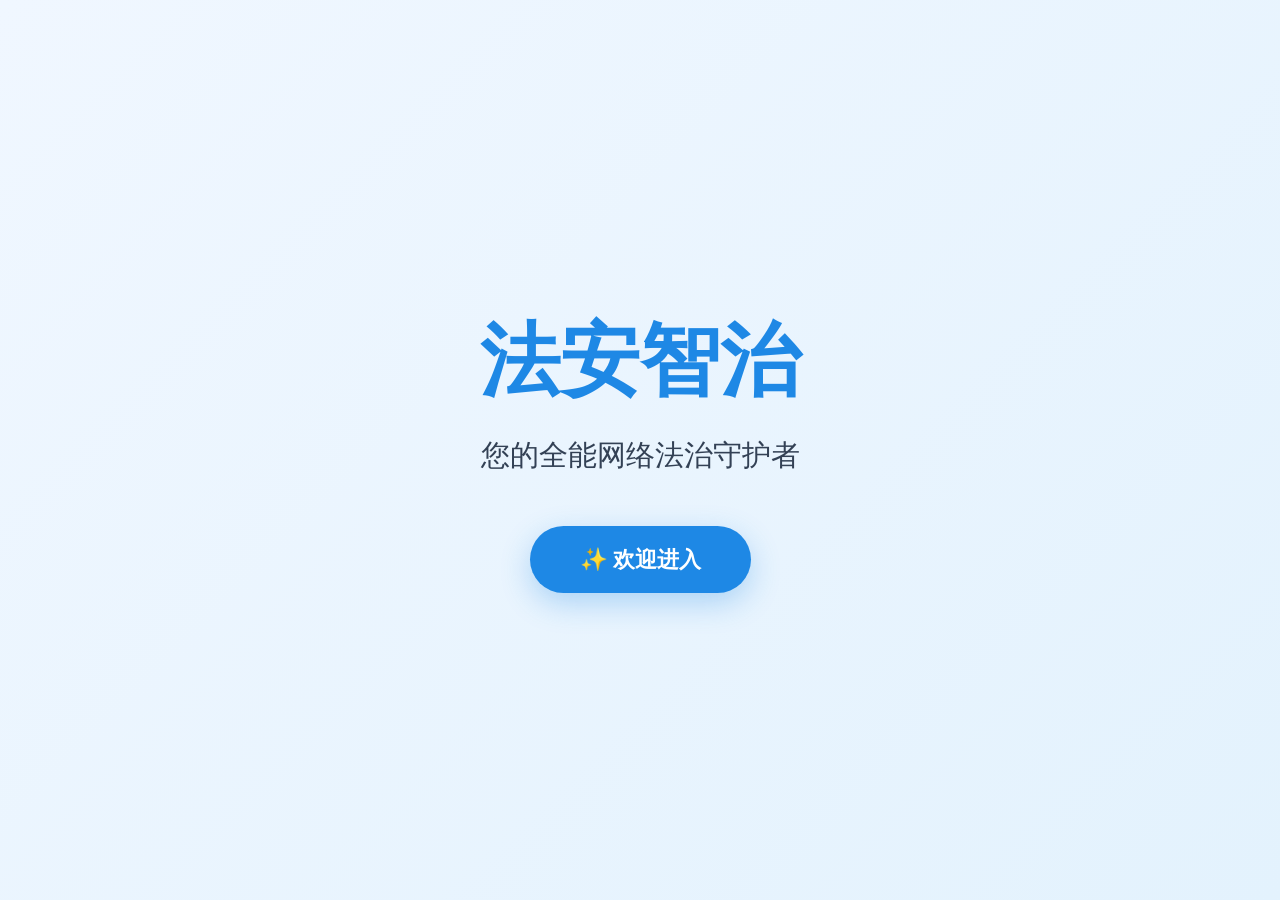
<file: index.html>
<!DOCTYPE html>
<html lang="zh-CN">
<head>
    <meta charset="UTF-8">
    <meta name="viewport" content="width=device-width, initial-scale=1.0">
    <title>法安智治 · 欢迎</title>
    <link href="https://fonts.googleapis.com/css2?family=Inter:wght@300;400;500;600;700;800&display=swap" rel="stylesheet">
    <link rel="stylesheet" href="https://cdnjs.cloudflare.com/ajax/libs/font-awesome/6.4.0/css/all.min.css">
    <style>
        *{margin:0;padding:0;box-sizing:border-box;}
        body{font-family:'Inter',sans-serif;overflow:hidden;height:100vh;display:flex;align-items:center;justify-content:center;
            background:linear-gradient(135deg,#f0f7ff,#e3f2fd);}
        .welcome-container{text-align:center;color:#1e293b;animation:fadeInUp 1.2s ease-out;}
        @keyframes fadeInUp{from{opacity:0;transform:translateY(30px);}to{opacity:1;transform:translateY(0);}}
        .welcome-logo{font-size:5rem;font-weight:800;color:#1e88e5;margin-bottom:20px;}
        .welcome-sub{font-size:1.8rem;font-weight:300;margin-bottom:50px;color:#334155;}
        .btn-enter{display:inline-block;padding:18px 50px;border-radius:80px;background:#1e88e5;color:white;font-size:1.4rem;font-weight:700;text-decoration:none;box-shadow:0 10px 30px rgba(30,136,229,0.3);transition:all 0.3s;cursor:pointer;animation:pulse 2s infinite;}
        .btn-enter:hover{transform:scale(1.08);box-shadow:0 15px 40px rgba(30,136,229,0.5);}
        @keyframes pulse{0%{box-shadow:0 0 0 0 rgba(30,136,229,0.4);}70%{box-shadow:0 0 0 20px rgba(30,136,229,0);}100%{box-shadow:0 0 0 0 rgba(30,136,229,0);}}
    </style>
</head>
<body>
    <div class="welcome-container">
        <div class="welcome-logo">法安智治</div>
        <div class="welcome-sub">您的全能网络法治守护者</div>
        <a href="home.html" class="btn-enter">✨ 欢迎进入</a >
    </div>
</body>
</html>
</file>
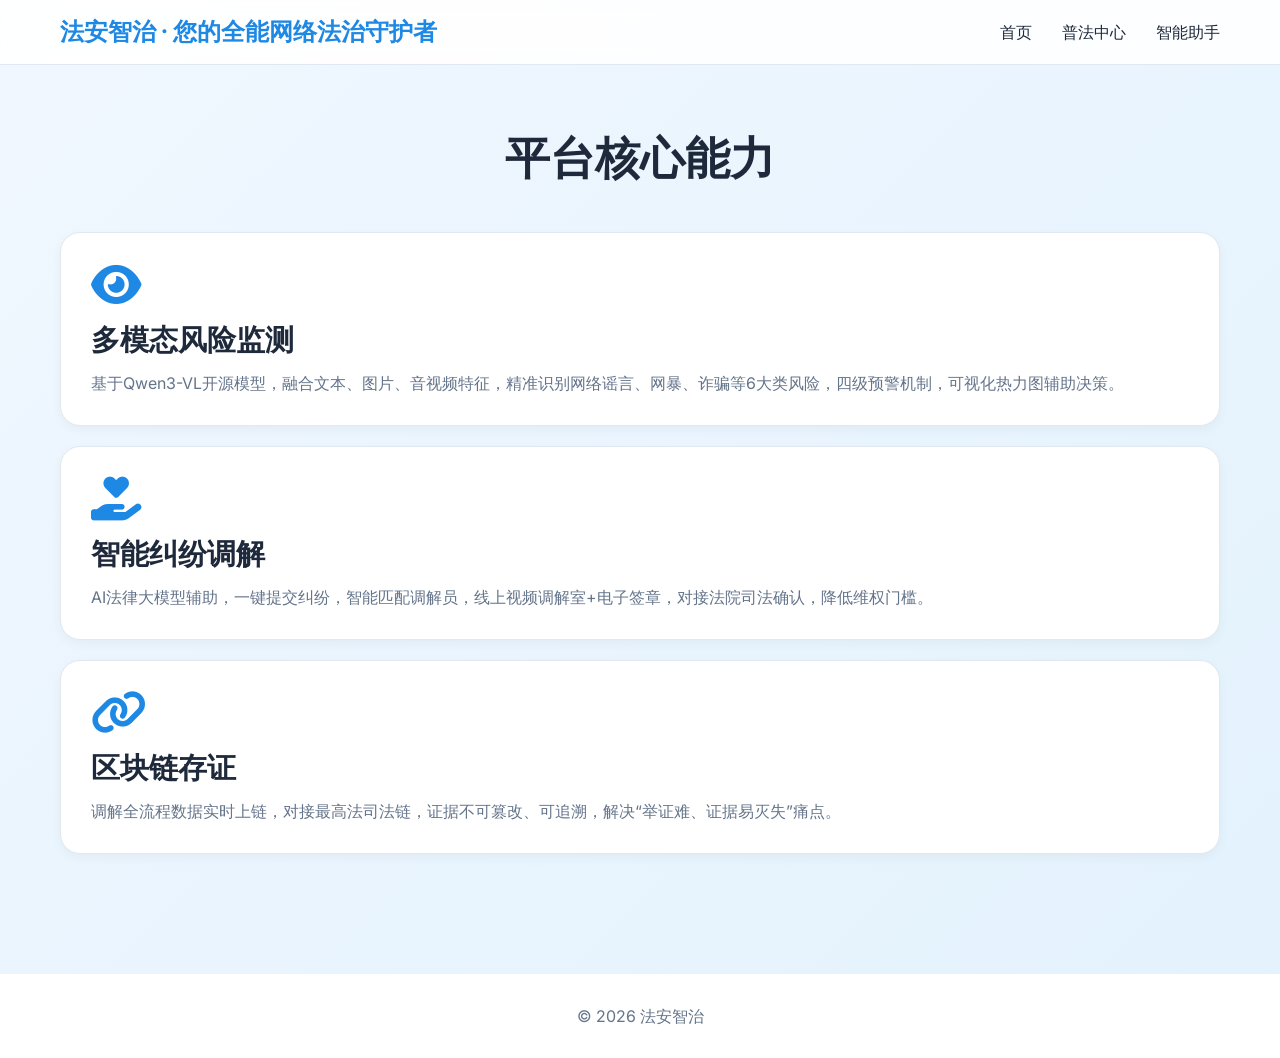
<file: features.html>
<!DOCTYPE html>
<html lang="zh-CN">
<head>
    <meta charset="UTF-8">
    <meta name="viewport" content="width=device-width, initial-scale=1.0">
    <title>核心功能 · 法安智治</title>
    <link href="https://fonts.googleapis.com/css2?family=Inter:wght@300;400;500;600;700;800&display=swap" rel="stylesheet">
    <link rel="stylesheet" href="https://cdnjs.cloudflare.com/ajax/libs/font-awesome/6.4.0/css/all.min.css">
    <link rel="stylesheet" href="style.css">
</head>
<body>
<nav class="navbar"><div class="container">
    <a href=" " class="logo">法安智治 · 您的全能网络法治守护者</a >
    <ul class="nav-links" id="navLinks">
        <li><a href="home.html">首页</a ></li>
        <li><a href="law-center.html">普法中心</a ></li>
        <li><a href="chat.html">智能助手</a ></li>
    </ul>
    <button class="menu-toggle" id="menuToggle"><i class="fas fa-bars"></i></button>
</div></nav><main class="section">
    <div class="container">
        <h2 style="font-size:2.8rem; text-align:center; margin-bottom:40px;">平台核心能力</h2>
        <div class="feature-stack">
            <div class="card">
                <i class="fas fa-eye" style="font-size:2.8rem; color:var(--primary-blue);"></i>
                <h3 style="font-size:1.8rem; margin:10px 0;">多模态风险监测</h3>
                <p style="color:var(--text-muted);">基于Qwen3-VL开源模型，融合文本、图片、音视频特征，精准识别网络谣言、网暴、诈骗等6大类风险，四级预警机制，可视化热力图辅助决策。</p >
            </div>
            <div class="card">
                <i class="fas fa-hand-holding-heart" style="font-size:2.8rem; color:var(--primary-blue);"></i>
                <h3 style="font-size:1.8rem; margin:10px 0;">智能纠纷调解</h3>
                <p style="color:var(--text-muted);">AI法律大模型辅助，一键提交纠纷，智能匹配调解员，线上视频调解室+电子签章，对接法院司法确认，降低维权门槛。</p >
            </div>
            <div class="card">
                <i class="fas fa-link" style="font-size:2.8rem; color:var(--primary-blue);"></i>
                <h3 style="font-size:1.8rem; margin:10px 0;">区块链存证</h3>
                <p style="color:var(--text-muted);">调解全流程数据实时上链，对接最高法司法链，证据不可篡改、可追溯，解决“举证难、证据易灭失”痛点。</p >
            </div>
        </div>
    </div>
</main>
<footer class="footer"><div class="container">© 2026 法安智治</div></footer>
<script src="script.js"></script>
</body>
</html>
</file>
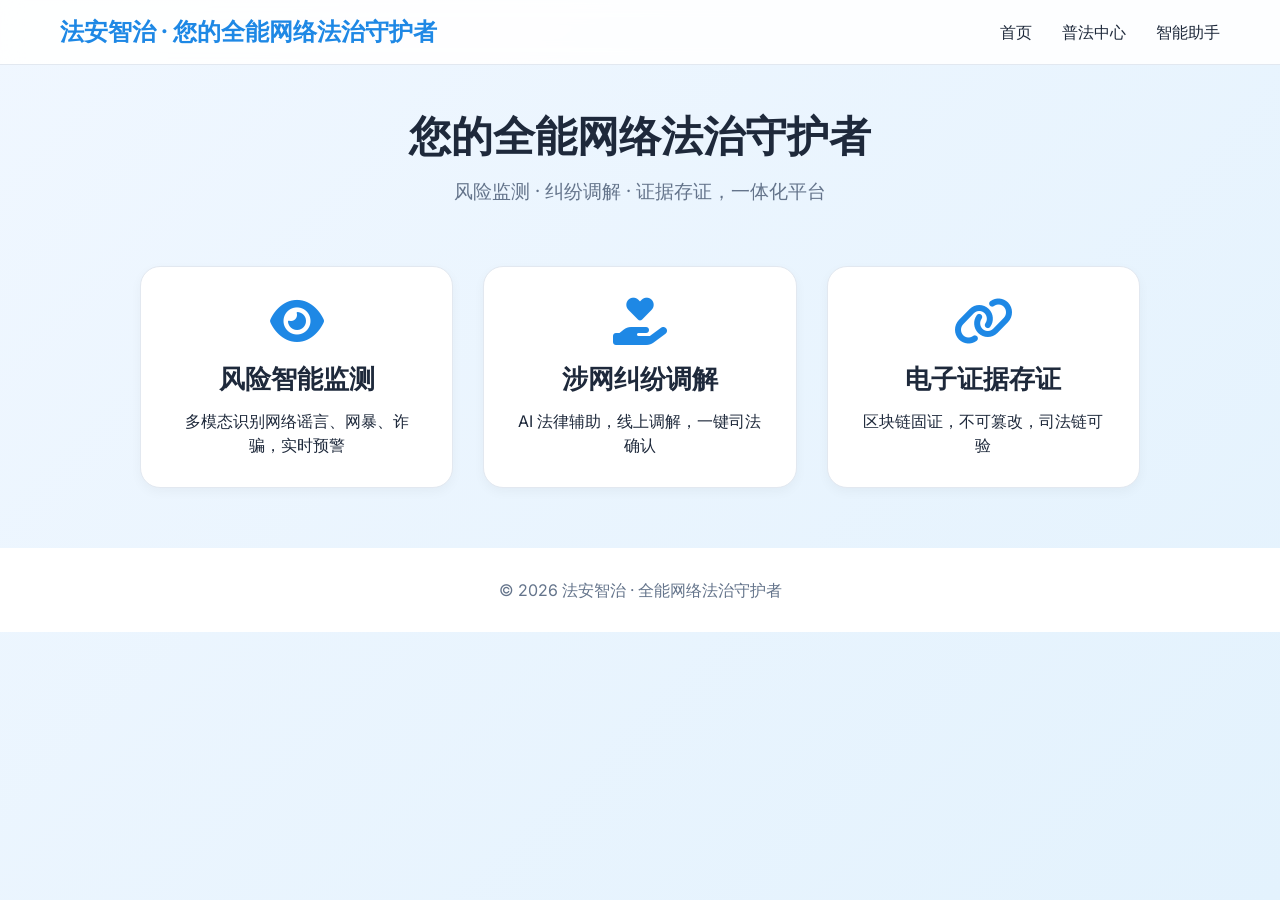
<file: home.html>
<!DOCTYPE html>
<html lang="zh-CN">
<head>
    <meta charset="UTF-8">
    <meta name="viewport" content="width=device-width, initial-scale=1.0">
    <title>法安智治 · 首页</title>
    <link href="https://fonts.googleapis.com/css2?family=Inter:wght@300;400;500;600;700;800&display=swap" rel="stylesheet">
    <link rel="stylesheet" href="https://cdnjs.cloudflare.com/ajax/libs/font-awesome/6.4.0/css/all.min.css">
    <link rel="stylesheet" href="style.css">
    <style>
        .home-hero { text-align: center; padding: 40px 0 20px; }
        .home-hero h1 { font-size: 2.6rem; color: var(--text-dark); }
        .home-hero p { color: var(--text-muted); font-size: 1.2rem; margin-top: 10px; }
        .card-grid { display: flex; flex-wrap: wrap; gap: 30px; justify-content: center; margin: 40px auto; max-width: 1000px; }
        .func-card { flex: 1; min-width: 260px; text-align: center; }
        .func-card i { font-size: 3rem; color: var(--primary-blue); margin-bottom: 15px; }
        .func-card h3 { font-size: 1.6rem; margin-bottom: 10px; }
    </style>
</head>
<body>
<nav class="navbar"><div class="container">
    <a href=" " class="logo">法安智治 · 您的全能网络法治守护者</a >
    <ul class="nav-links" id="navLinks">
        <li><a href="home.html">首页</a ></li>
        <li><a href="law-center.html">普法中心</a ></li>
        <li><a href="chat.html">智能助手</a ></li>
    </ul>
    <button class="menu-toggle" id="menuToggle"><i class="fas fa-bars"></i></button>
</div></nav><main>
    <div class="home-hero">
        <h1>您的全能网络法治守护者</h1>
        <p>风险监测 · 纠纷调解 · 证据存证，一体化平台</p >
    </div>
    <div class="card-grid">
        <div class="card func-card">
            <i class="fas fa-eye"></i>
            <h3>风险智能监测</h3>
            <p>多模态识别网络谣言、网暴、诈骗，实时预警</p >
        </div>
        <div class="card func-card">
            <i class="fas fa-hand-holding-heart"></i>
            <h3>涉网纠纷调解</h3>
            <p>AI 法律辅助，线上调解，一键司法确认</p >
        </div>
        <div class="card func-card">
            <i class="fas fa-link"></i>
            <h3>电子证据存证</h3>
            <p>区块链固证，不可篡改，司法链可验</p >
        </div>
    </div>
</main>
<footer class="footer"><div class="container">© 2026 法安智治 · 全能网络法治守护者</div></footer>
<script src="script.js"></script>
</body>
</html>
</file>
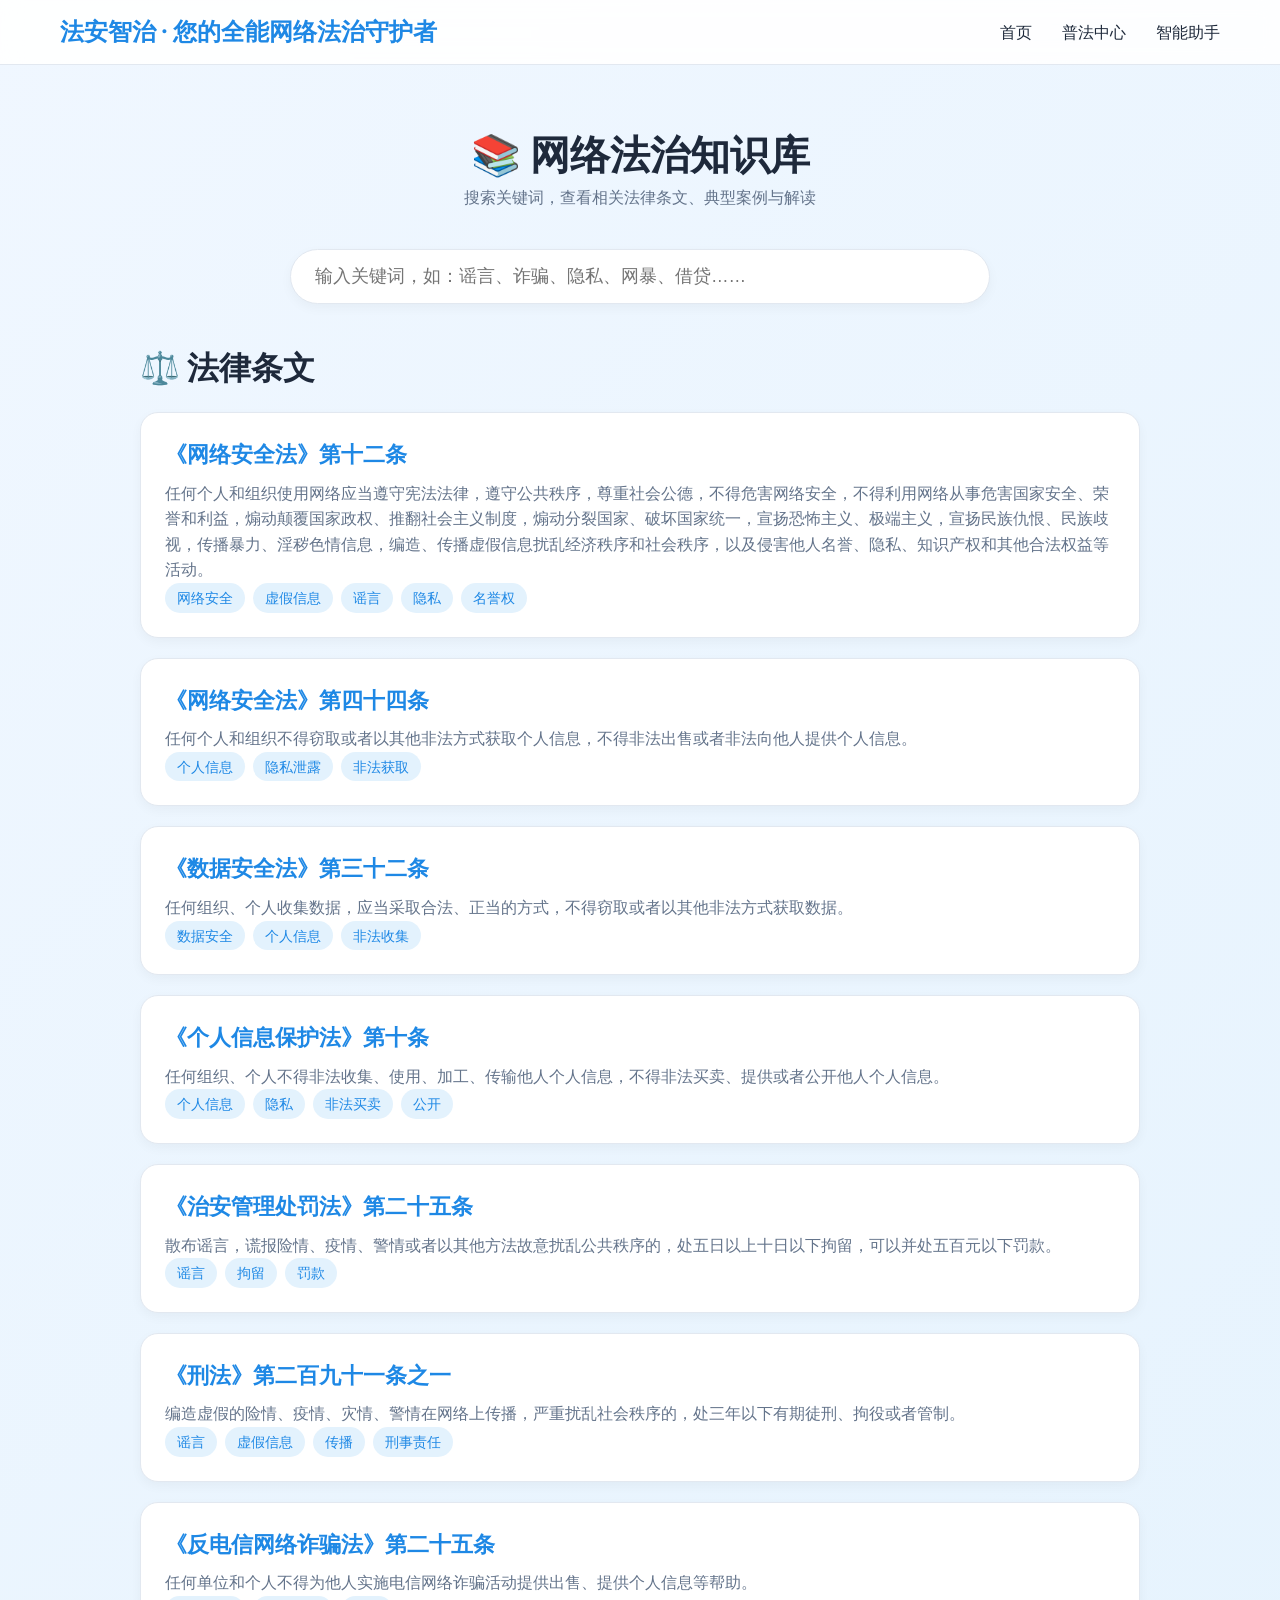
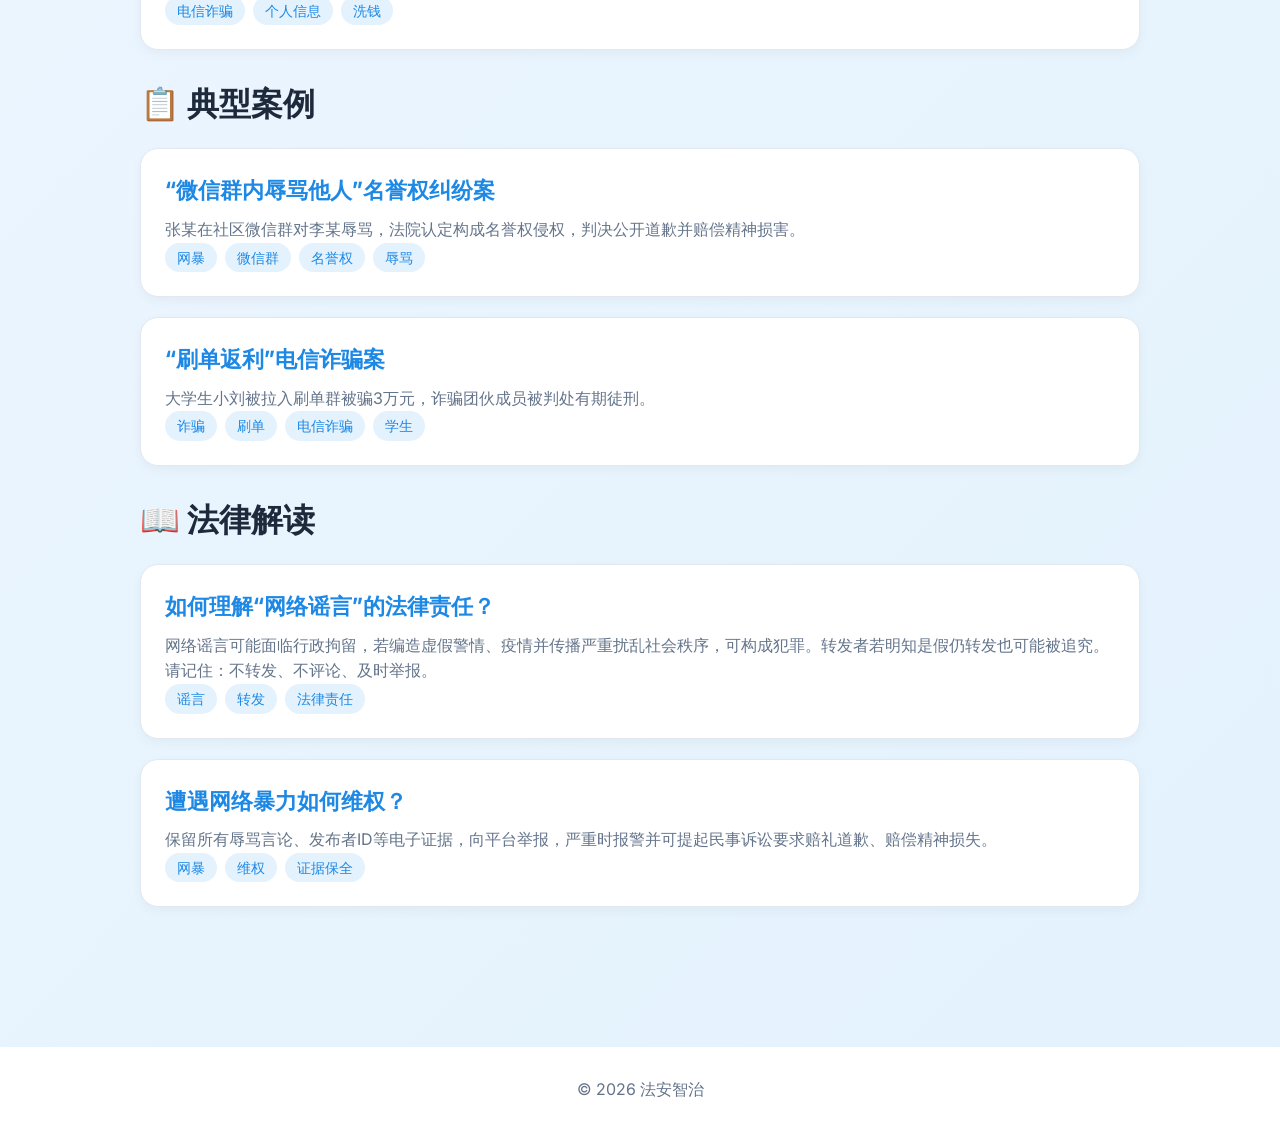
<file: law-center.html>
<!DOCTYPE html>
<html lang="zh-CN">
<head>
    <meta charset="UTF-8">
    <meta name="viewport" content="width=device-width, initial-scale=1.0">
    <title>普法中心 · 法安智治</title>
    <link href="https://fonts.googleapis.com/css2?family=Inter:wght@300;400;500;600;700;800&display=swap" rel="stylesheet">
    <link rel="stylesheet" href="https://cdnjs.cloudflare.com/ajax/libs/font-awesome/6.4.0/css/all.min.css">
    <link rel="stylesheet" href="style.css">
    <style>
        .search-box { max-width: 700px; margin: 40px auto; text-align: center; }
        .search-box input { width: 100%; padding: 16px 24px; border-radius: 60px; border: 1px solid var(--border-light); background: white; font-size: 1.1rem; outline: none; box-shadow: var(--shadow-sm); }
        .search-box input:focus { border-color: var(--primary-blue); box-shadow: 0 0 0 3px rgba(30,136,229,0.1); }
        .result-section { max-width: 1000px; margin: 0 auto; }
        .result-section h2 { font-size: 2rem; margin: 30px 0 20px; color: var(--text-dark); }
        .law-item, .case-item, .interpret-item { background: white; border-radius: 18px; padding: 24px; margin-bottom: 20px; box-shadow: var(--shadow-sm); border: 1px solid var(--border-light); }
        .law-item h3, .case-item h3, .interpret-item h3 { font-size: 1.4rem; color: var(--primary-blue); margin-bottom: 10px; }
        .law-item p, .case-item p, .interpret-item p { color: var(--text-muted); line-height: 1.6; }
        .tag { display: inline-block; background: var(--primary-light); color: var(--primary-blue); padding: 4px 12px; border-radius: 20px; font-size: 0.9rem; margin-right: 8px; }
    </style>
</head>
<body>
<nav class="navbar"><div class="container">
    <a href=" " class="logo">法安智治 · 您的全能网络法治守护者</a >
    <ul class="nav-links" id="navLinks">
        <li><a href="home.html">首页</a ></li>
        <li><a href="law-center.html">普法中心</a ></li>
        <li><a href="chat.html">智能助手</a ></li>
    </ul>
    <button class="menu-toggle" id="menuToggle"><i class="fas fa-bars"></i></button>
</div></nav><main class="section">
    <div class="container">
        <h1 style="text-align:center; font-size:2.5rem; color:var(--text-dark);">📚 网络法治知识库</h1>
        <p style="text-align:center; color:var(--text-muted); margin-bottom:10px;">搜索关键词，查看相关法律条文、典型案例与解读</p >
        <div class="search-box">
            <input type="text" id="searchInput" placeholder="输入关键词，如：谣言、诈骗、隐私、网暴、借贷……">
        </div>
        <div id="resultsContainer" class="result-section"></div>
    </div>
</main>
<footer class="footer"><div class="container">© 2026 法安智治</div></footer>
<script src="script.js"></script>
<script>// ========== 法律条文库 ==========
const lawArticles = [
    { id:1, title:'《网络安全法》第十二条', content:'任何个人和组织使用网络应当遵守宪法法律，遵守公共秩序，尊重社会公德，不得危害网络安全，不得利用网络从事危害国家安全、荣誉和利益，煽动颠覆国家政权、推翻社会主义制度，煽动分裂国家、破坏国家统一，宣扬恐怖主义、极端主义，宣扬民族仇恨、民族歧视，传播暴力、淫秽色情信息，编造、传播虚假信息扰乱经济秩序和社会秩序，以及侵害他人名誉、隐私、知识产权和其他合法权益等活动。', tags:['网络安全','虚假信息','谣言','隐私','名誉权'] },
    { id:2, title:'《网络安全法》第四十四条', content:'任何个人和组织不得窃取或者以其他非法方式获取个人信息，不得非法出售或者非法向他人提供个人信息。', tags:['个人信息','隐私泄露','非法获取'] },
    { id:3, title:'《数据安全法》第三十二条', content:'任何组织、个人收集数据，应当采取合法、正当的方式，不得窃取或者以其他非法方式获取数据。', tags:['数据安全','个人信息','非法收集'] },
    { id:4, title:'《个人信息保护法》第十条', content:'任何组织、个人不得非法收集、使用、加工、传输他人个人信息，不得非法买卖、提供或者公开他人个人信息。', tags:['个人信息','隐私','非法买卖','公开'] },
    { id:5, title:'《民法典》第一千零一十九条', content:'任何组织或者个人不得以丑化、污损或者利用信息技术手段伪造等方式侵害他人的肖像权。未经肖像权人同意，不得制作、使用、公开肖像权人的肖像。', tags:['肖像权','盗用照片','信息技术'] },
    { id:6, title:'《民法典》第一千零二十四条', content:'民事主体享有名誉权。任何组织或者个人不得以侮辱、诽谤等方式侵害他人的名誉权。', tags:['名誉权','侮辱','诽谤','网暴'] },
    { id:7, title:'《治安管理处罚法》第二十五条', content:'散布谣言，谎报险情、疫情、警情或者以其他方法故意扰乱公共秩序的，处五日以上十日以下拘留，可以并处五百元以下罚款。', tags:['谣言','拘留','罚款'] },
    { id:8, title:'《治安管理处罚法》第四十二条', content:'公然侮辱他人或者捏造事实诽谤他人的，处五日以下拘留或者五百元以下罚款。', tags:['侮辱','诽谤','恐吓','网暴'] },
    { id:9, title:'《刑法》第二百八十五条', content:'非法侵入计算机信息系统，处三年以下有期徒刑或者拘役。', tags:['黑客','计算机犯罪','侵入'] },
    { id:10, title:'《刑法》第二百九十一条之一', content:'编造虚假的险情、疫情、灾情、警情在网络上传播，严重扰乱社会秩序的，处三年以下有期徒刑、拘役或者管制。', tags:['谣言','虚假信息','传播','刑事责任'] },
    { id:11, title:'《刑法》第二百六十六条', content:'诈骗公私财物，数额较大的，处三年以下有期徒刑、拘役或者管制，并处或者单处罚金。', tags:['诈骗','网络诈骗','刑事责任'] },
    { id:12, title:'《反电信网络诈骗法》第二十五条', content:'任何单位和个人不得为他人实施电信网络诈骗活动提供出售、提供个人信息等帮助。', tags:['电信诈骗','个人信息','洗钱'] },
    { id:13, title:'《网络暴力信息治理规定》第七条', content:'网络信息服务提供者应当建立健全网络暴力信息预警、识别、处置机制。', tags:['网络暴力','网暴','平台责任'] },
    { id:14, title:'《消费者权益保护法》第五十五条', content:'经营者有欺诈行为的，应退一赔三。', tags:['网购','欺诈','退一赔三'] },
    { id:15, title:'《著作权法》第四十八条', content:'未经许可通过信息网络传播作品，应承担停止侵害、赔偿损失等责任。', tags:['著作权','盗版','网络传播'] },
    { id:16, title:'《民法典》第六百七十九条', content:'自然人之间的借款合同，自贷款人提供借款时成立。', tags:['民间借贷','微信借款','电子证据'] },
    { id:17, title:'《民事诉讼法》第二十四条', content:'因合同纠纷提起的诉讼，由被告住所地或者合同履行地人民法院管辖。', tags:['借贷','管辖','合同纠纷'] },
];

// ========== 典型案例库 ==========
const casesDB = [
    { id:1, title:'“微信群内辱骂他人”名誉权纠纷案', summary:'张某在社区微信群对李某辱骂，法院认定构成名誉权侵权，判决公开道歉并赔偿精神损害。', tags:['网暴','微信群','名誉权','辱骂'] },
    { id:2, title:'“转发疫情谣言”被行政拘留案', summary:'吴某未经核实转发虚假疫情信息造成恐慌，被行政拘留七日。', tags:['谣言','转发','行政拘留','虚假信息'] },
    { id:3, title:'“人肉搜索致人自杀”案', summary:'蔡某组织人肉搜索致被害人自杀未遂，因侵犯公民个人信息罪被判刑。', tags:['人肉搜索','个人信息','刑事责任','隐私'] },
    { id:4, title:'“刷单返利”电信诈骗案', summary:'大学生小刘被拉入刷单群被骗3万元，诈骗团伙成员被判处有期徒刑。', tags:['诈骗','刷单','电信诈骗','学生'] },
    { id:5, title:'“微信借款不还”民间借贷胜诉案', summary:'赵某凭微信聊天记录和转账凭证起诉，法院判决偿还借款及利息。', tags:['微信借款','民间借贷','聊天记录','胜诉'] },
    { id:6, title:'“短视频配乐侵权”著作权纠纷案', summary:'自媒体未经授权使用音乐，被判侵权并赔偿损失。', tags:['著作权','短视频','侵权'] },
    { id:7, title:'“网购假货”退一赔三案', summary:'李女士买到假化妆品，法院判决商家退还货款并三倍赔偿。', tags:['网购','假货','退一赔三','消费者权益'] },
];

// ========== 解读库 ==========
const interpretations = [
    { id:1, title:'如何理解“网络谣言”的法律责任？', content:'网络谣言可能面临行政拘留，若编造虚假警情、疫情并传播严重扰乱社会秩序，可构成犯罪。转发者若明知是假仍转发也可能被追究。请记住：不转发、不评论、及时举报。', tags:['谣言','转发','法律责任'] },
    { id:2, title:'遭遇网络暴力如何维权？', content:'保留所有辱骂言论、发布者ID等电子证据，向平台举报，严重时报警并可提起民事诉讼要求赔礼道歉、赔偿精神损失。', tags:['网暴','维权','证据保全'] },
    { id:3, title:'个人信息被泄露怎么办？', content:'立即修改相关账号密码，保留泄露证据，向网信部门投诉，造成严重后果可报警追究刑责。', tags:['个人信息','泄露','报警'] },
    { id:4, title:'微信聊天记录能当证据吗？', content:'可以。微信聊天记录属于电子证据，只要能证明双方身份且内容完整，可提交法庭。建议保持原始记录，必要时公证。', tags:['微信','证据','电子证据','民间借贷'] },
    { id:5, title:'网络诈骗报案黄金时间', content:'立即拨打96110反诈专线并前往派出所报案。被骗后半小时是资金拦截黄金期，同时保留聊天记录、转账截图。', tags:['诈骗','报案','96110'] },
];// ========== 搜索函数 ==========
function searchKeyword(query) {
    if (!query.trim()) return { laws:[], cases:[], interpretations:[] };
    const q = query.toLowerCase();
    const filter = (item) => item.tags.some(tag => tag.includes(q)) || item.title.includes(q) || item.content.includes(q) || (item.summary && item.summary.includes(q));
    return {
        laws: lawArticles.filter(filter),
        cases: casesDB.filter(filter),
        interpretations: interpretations.filter(filter),
    };
}

function renderResults(results) {
    const container = document.getElementById('resultsContainer');
    container.innerHTML = '';
    if (results.laws.length + results.cases.length + results.interpretations.length === 0) {
        container.innerHTML = '<p style="text-align:center; color:var(--text-muted);">没有找到相关内容，请尝试其他关键词。</p >';
        return;
    }
    if (results.laws.length > 0) {
        const sec = document.createElement('div');
        sec.innerHTML = '<h2>⚖️ 法律条文</h2>';
        results.laws.forEach(item => {
            sec.innerHTML += `<div class="law-item"><h3>${item.title}</h3><p>${item.content}</p ><div>${item.tags.map(t=>'<span class="tag">'+t+'</span>').join('')}</div></div>`;
        });
        container.appendChild(sec);
    }
    if (results.cases.length > 0) {
        const sec = document.createElement('div');
        sec.innerHTML = '<h2>📋 典型案例</h2>';
        results.cases.forEach(item => {
            sec.innerHTML += `<div class="case-item"><h3>${item.title}</h3><p>${item.summary}</p ><div>${item.tags.map(t=>'<span class="tag">'+t+'</span>').join('')}</div></div>`;
        });
        container.appendChild(sec);
    }
    if (results.interpretations.length > 0) {
        const sec = document.createElement('div');
        sec.innerHTML = '<h2>📖 法律解读</h2>';
        results.interpretations.forEach(item => {
            sec.innerHTML += `<div class="interpret-item"><h3>${item.title}</h3><p>${item.content}</p ><div>${item.tags.map(t=>'<span class="tag">'+t+'</span>').join('')}</div></div>`;
        });
        container.appendChild(sec);
    }
}

document.getElementById('searchInput').addEventListener('input', function(e) {
    const results = searchKeyword(e.target.value);
    renderResults(results);
});

// 默认展示热门内容
window.addEventListener('load', () => {
    const defaultResults = {
        laws: lawArticles.filter(item => item.tags.includes('谣言') || item.tags.includes('个人信息')),
        cases: casesDB.filter(item => item.tags.includes('网暴') || item.tags.includes('诈骗')),
        interpretations: interpretations.slice(0,2)
    };
    renderResults(defaultResults);
});    // 移动端菜单
    document.getElementById('menuToggle').addEventListener('click', () => {
        document.getElementById('navLinks').classList.toggle('active');
    });
</script>
</body>
</html>
</file>
<file: style.css>
:root {
    --primary-blue: #1e88e5;
    --primary-light: #e3f2fd;
    --white: #ffffff;
    --text-dark: #1e293b;
    --text-muted: #64748b;
    --border-light: #e2e8f0;
    --shadow-sm: 0 4px 12px rgba(0,0,0,0.04);
    --shadow-md: 0 12px 24px rgba(0,0,0,0.06);
}
* { margin: 0; padding: 0; box-sizing: border-box; }
body {
    font-family: 'Inter', sans-serif;
    background: linear-gradient(135deg, #f0f7ff 0%, #e3f2fd 100%);
    color: var(--text-dark);
    line-height: 1.5;
    min-height: 100vh;
}
.container { max-width: 1200px; margin: 0 auto; padding: 0 20px; }.navbar {
    position: sticky; top: 0; z-index: 100;
    background: rgba(255,255,255,0.9);
    backdrop-filter: blur(10px);
    border-bottom: 1px solid var(--border-light);
    padding: 14px 0;
}
.navbar .container { display: flex; align-items: center; justify-content: space-between; }
.logo {
    font-size: 1.5rem; font-weight: 700;
    color: var(--primary-blue); text-decoration: none;
    white-space: nowrap;
}
.nav-links { display: flex; gap: 30px; list-style: none; }
.nav-links li a {
    text-decoration: none; color: var(--text-dark); font-weight: 500;
    transition: color 0.2s; position: relative;
}
.nav-links li a:hover { color: var(--primary-blue); }
.nav-links li a::after {
    content: ''; position: absolute; bottom: -4px; left: 0;
    width: 0; height: 2px; background: var(--primary-blue);
    transition: width 0.3s;
}
.nav-links li a:hover::after { width: 100%; }
.menu-toggle { display: none; background: none; border: none; font-size: 1.8rem; color: var(--text-dark); cursor: pointer; }.btn {
    display: inline-block; padding: 12px 28px; border-radius: 60px;
    font-weight: 600; text-decoration: none; transition: all 0.3s ease;
}
.btn-primary {
    background: var(--primary-blue); color: white;
    box-shadow: 0 6px 16px rgba(30,136,229,0.3);
}
.btn-primary:hover { background: #1565c0; transform: translateY(-2px); }
.section { padding: 60px 0; }
.card {
    background: white; border-radius: 20px; padding: 30px;
    box-shadow: var(--shadow-sm); transition: all 0.3s;
    border: 1px solid var(--border-light);
}
.card:hover {
    transform: translateY(-5px);
    box-shadow: var(--shadow-md);
    border-color: var(--primary-blue);
}
.feature-stack { display: flex; flex-direction: column; gap: 20px; }
.footer { text-align: center; padding: 30px 0; color: var(--text-muted); background: white; margin-top: 60px; }
@media (max-width: 768px) {
    .nav-links { display: none; flex-direction: column; position: absolute; top: 60px; left: 0; width: 100%; background: white; padding: 20px; box-shadow: var(--shadow-md); }
    .nav-links.active { display: flex; }
    .menu-toggle { display: block; }
}@keyframes fadeInUp {
    from { opacity: 0; transform: translateY(30px); }
    to { opacity: 1; transform: translateY(0); }
}
.fade-up { animation: fadeInUp 0.8s ease forwards; }:root {
    --primary-blue: #1e88e5;
    --primary-light: #e3f2fd;
    --white: #ffffff;
    --text-dark: #1e293b;
    --text-muted: #64748b;
    --border-light: #e2e8f0;
    --shadow-sm: 0 4px 12px rgba(0,0,0,0.04);
    --shadow-md: 0 12px 24px rgba(0,0,0,0.06);
}
* { margin: 0; padding: 0; box-sizing: border-box; }
body {
    font-family: 'Inter', sans-serif;
    background: linear-gradient(135deg, #f0f7ff 0%, #e3f2fd 100%);
    color: var(--text-dark);
    line-height: 1.5;
    min-height: 100vh;
}
.container { max-width: 1200px; margin: 0 auto; padding: 0 20px; }.navbar {
    position: sticky; top: 0; z-index: 100;
    background: rgba(255,255,255,0.9);
    backdrop-filter: blur(10px);
    border-bottom: 1px solid var(--border-light);
    padding: 14px 0;
}
.navbar .container { display: flex; align-items: center; justify-content: space-between; }
.logo {
    font-size: 1.5rem; font-weight: 700;
    color: var(--primary-blue); text-decoration: none;
    white-space: nowrap;
}
.nav-links { display: flex; gap: 30px; list-style: none; }
.nav-links li a {
    text-decoration: none; color: var(--text-dark); font-weight: 500;
    transition: color 0.2s; position: relative;
}
.nav-links li a:hover { color: var(--primary-blue); }
.nav-links li a::after {
    content: ''; position: absolute; bottom: -4px; left: 0;
    width: 0; height: 2px; background: var(--primary-blue);
    transition: width 0.3s;
}
.nav-links li a:hover::after { width: 100%; }
.menu-toggle { display: none; background: none; border: none; font-size: 1.8rem; color: var(--text-dark); cursor: pointer; }.btn {
    display: inline-block; padding: 12px 28px; border-radius: 60px;
    font-weight: 600; text-decoration: none; transition: all 0.3s ease;
}
.btn-primary {
    background: var(--primary-blue); color: white;
    box-shadow: 0 6px 16px rgba(30,136,229,0.3);
}
.btn-primary:hover { background: #1565c0; transform: translateY(-2px); }
.section { padding: 60px 0; }
.card {
    background: white; border-radius: 20px; padding: 30px;
    box-shadow: var(--shadow-sm); transition: all 0.3s;
    border: 1px solid var(--border-light);
}
.card:hover {
    transform: translateY(-5px);
    box-shadow: var(--shadow-md);
    border-color: var(--primary-blue);
}
.feature-stack { display: flex; flex-direction: column; gap: 20px; }
.footer { text-align: center; padding: 30px 0; color: var(--text-muted); background: white; margin-top: 60px; }@keyframes fadeInUp {
    from { opacity: 0; transform: translateY(30px); }
    to { opacity: 1; transform: translateY(0); }
}
.fade-up { animation: fadeInUp 0.8s ease forwards; }
@media (max-width: 768px) {
    .nav-links { display: none; flex-direction: column; position: absolute; top: 60px; left: 0; width: 100%; background: white; padding: 20px; box-shadow: var(--shadow-md); }
    .nav-links.active { display: flex; }
    .menu-toggle { display: block; }
}
</file>
